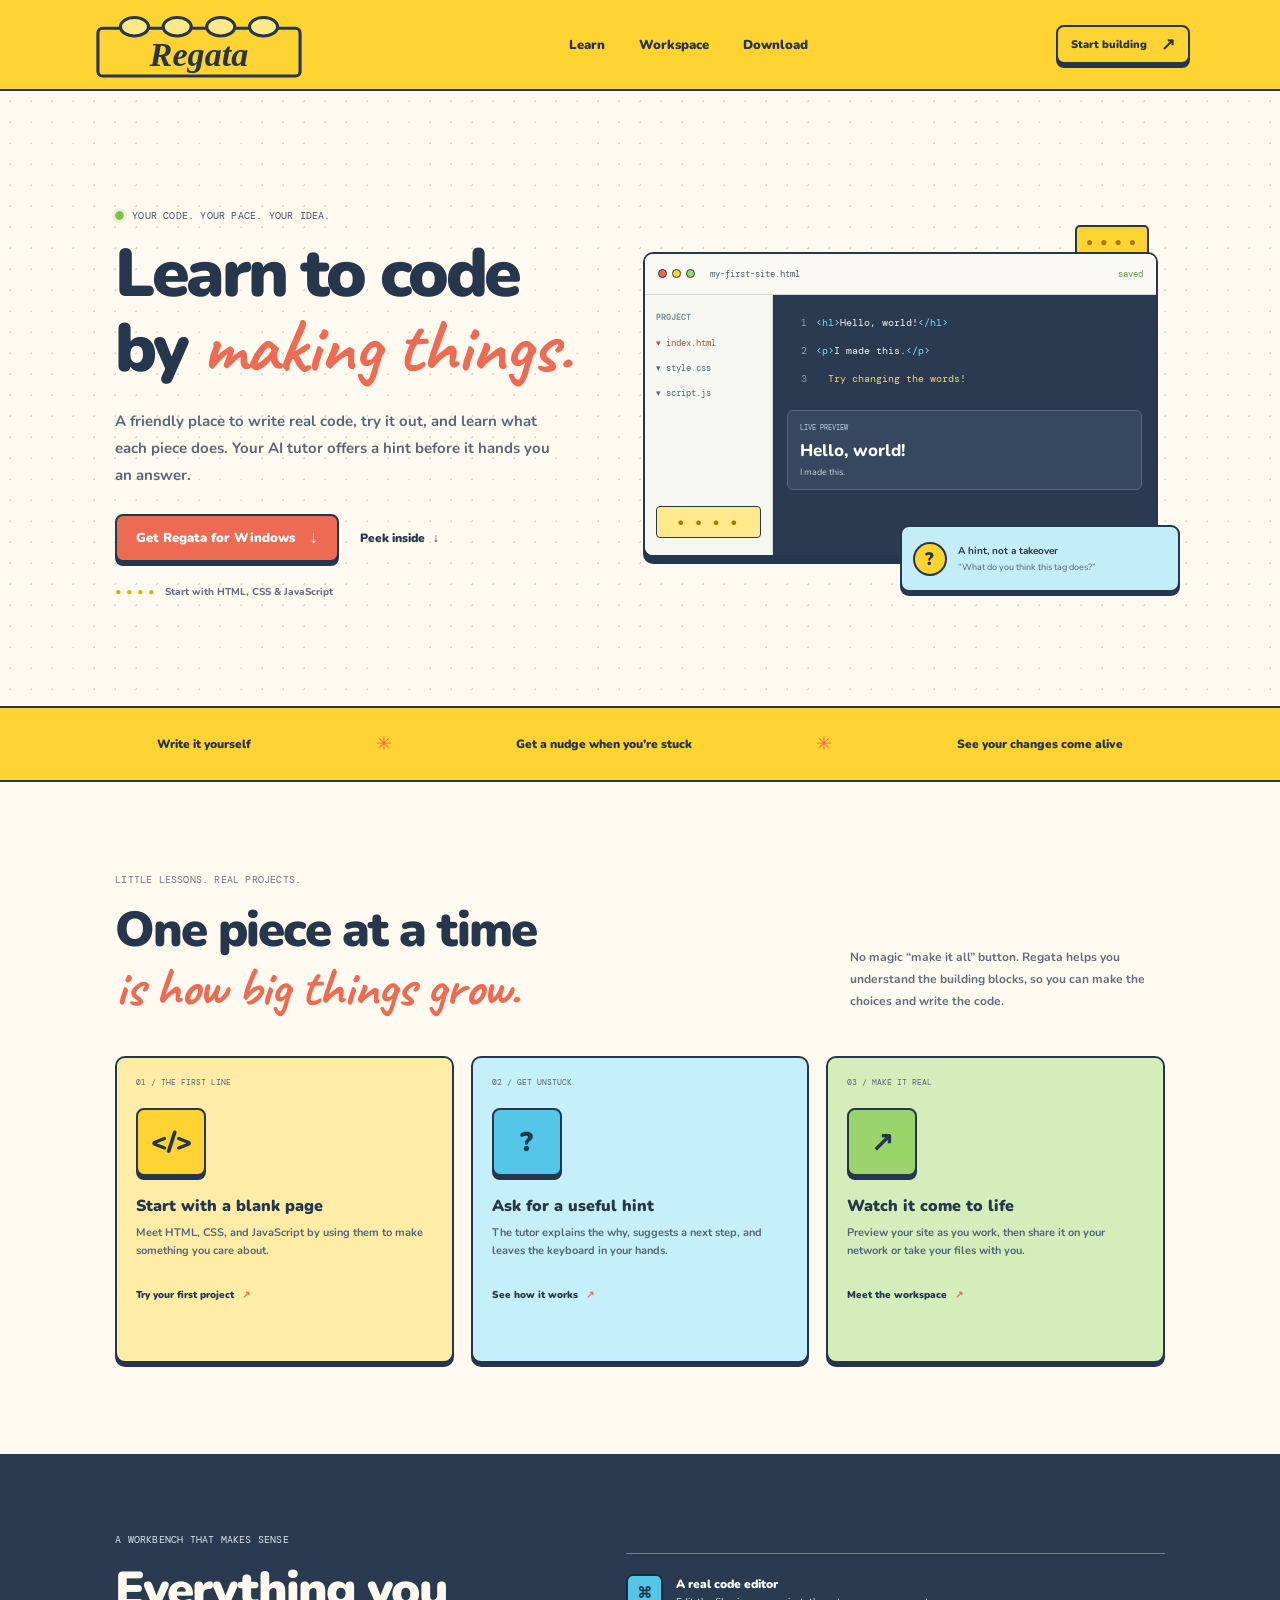
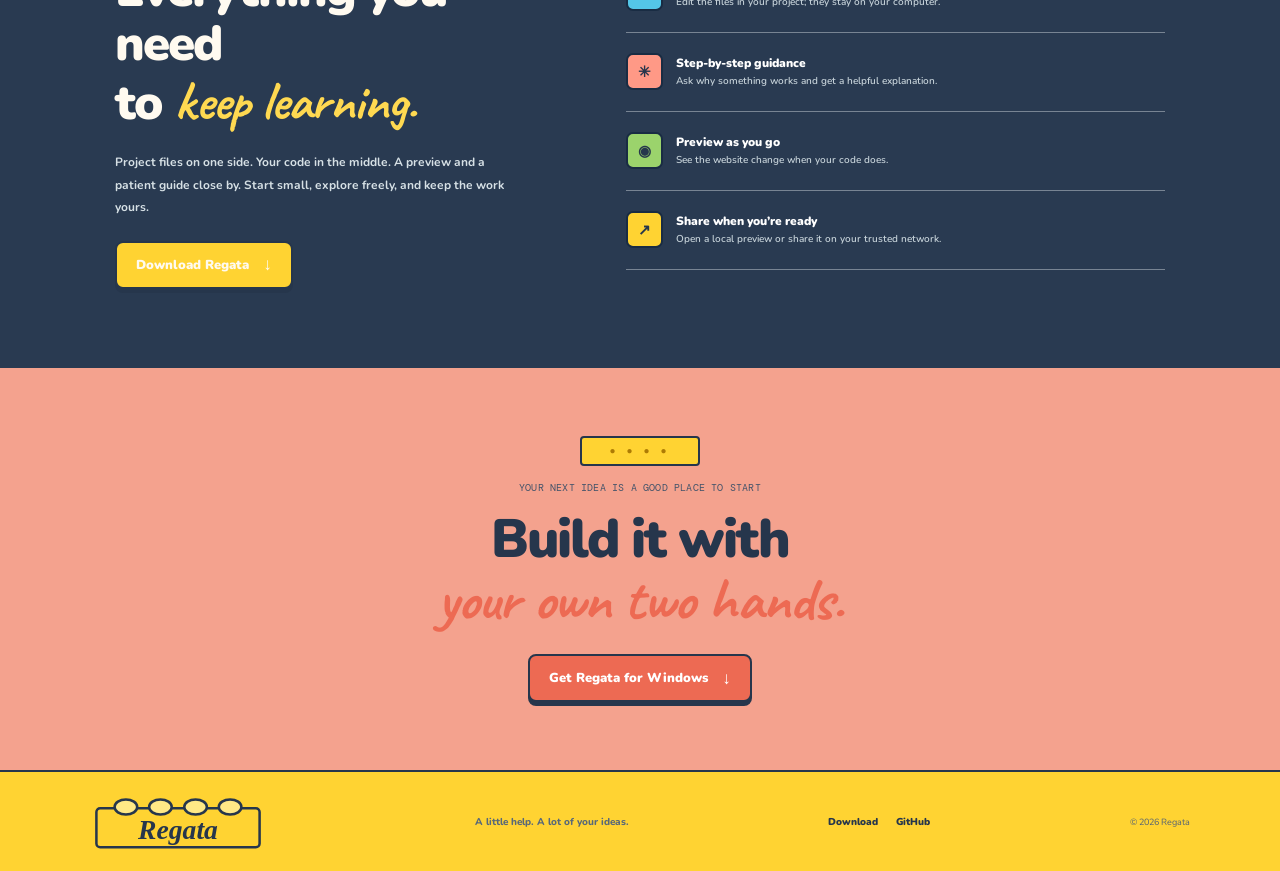
<file: site/index.html>
<!doctype html>
<html lang="en">
<head>
  <meta charset="utf-8">
  <meta name="viewport" content="width=device-width, initial-scale=1">
  <meta name="theme-color" content="#ffd332">
  <meta name="description" content="Regata is a friendly Windows coding workspace with hands-on lessons, live preview, and a patient AI tutor.">
  <title>Regata — Learn by building</title>
  <link rel="icon" href="regata-mark.svg" type="image/svg+xml">
  <link rel="stylesheet" href="styles.css">
  <script src="site.js" defer></script>
</head>
<body>
  <header class="topbar">
    <a class="brand" href="index.html" aria-label="Regata home"><img src="regata-mark.svg" alt=""></a>
    <nav aria-label="Main navigation">
      <a href="#learn">Learn</a>
      <a href="#workspace">Workspace</a>
      <a href="download.html">Download</a>
    </nav>
    <a class="button button-small" href="download.html">Start building <span aria-hidden="true">↗</span></a>
  </header>

  <main>
    <section class="hero">
      <div class="hero-copy">
        <p class="eyebrow"><span class="status-dot"></span> Your code. Your pace. Your idea.</p>
        <h1>Learn to code<br>by <span class="accent-script">making things.</span></h1>
        <p class="hero-intro">A friendly place to write real code, try it out, and learn what each piece does. Your AI tutor offers a hint before it hands you an answer.</p>
        <div class="hero-actions">
          <a class="button button-coral" href="download.html">Get Regata for Windows <span aria-hidden="true">↓</span></a>
          <a class="text-link" href="#workspace">Peek inside <span aria-hidden="true">↓</span></a>
        </div>
        <div class="hero-note"><span class="mini-studs" aria-hidden="true">● ● ● ●</span> Start with HTML, CSS &amp; JavaScript</div>
      </div>

      <div class="workbench-art" aria-label="Illustration of the Regata code editor and AI tutor">
        <div class="editor-card">
          <div class="editor-chrome">
            <span class="chrome-dots"><i></i><i></i><i></i></span>
            <span>my-first-site.html</span>
            <span class="save-state">saved</span>
          </div>
          <div class="editor-body">
            <div class="file-rail"><b>PROJECT</b><span>▾ index.html</span><span>▾ style.css</span><span>▾ script.js</span><div class="rail-brick">● ● ● ●</div></div>
            <div class="code-sample"><span class="line-no">1</span><code><i>&lt;h1&gt;</i>Hello, world!<i>&lt;/h1&gt;</i></code><span class="line-no">2</span><code><i>&lt;p&gt;</i>I made this.<i>&lt;/p&gt;</i></code><span class="line-no">3</span><code><em> &nbsp; Try changing the words!</em></code><div class="preview-strip"><span>LIVE PREVIEW</span><strong>Hello, world!</strong><small>I made this.</small></div></div>
          </div>
        </div>
        <div class="tutor-note"><span class="tutor-face">?</span><div><b>A hint, not a takeover</b><small>“What do you think this tag does?”</small></div></div>
        <span class="floating-brick brick-one" aria-hidden="true">● ● ● ●</span>
        <span class="floating-brick brick-two" aria-hidden="true">● ● ● ●</span>
        <span class="burst" aria-hidden="true">✳</span>
      </div>
    </section>

    <section class="promise-strip" aria-label="Regata principles">
      <p>Write it yourself</p><span>✳</span><p>Get a nudge when you’re stuck</p><span>✳</span><p>See your changes come alive</p>
    </section>

    <section class="section learn-section" id="learn">
      <div class="section-heading">
        <div><p class="eyebrow eyebrow-dark">Little lessons. Real projects.</p><h2>One piece at a time<br><span class="accent-script">is how big things grow.</span></h2></div>
        <p class="section-copy">No magic “make it all” button. Regata helps you understand the building blocks, so you can make the choices and write the code.</p>
      </div>
      <div class="lesson-grid">
        <article class="lesson-card lesson-yellow"><span class="lesson-number">01 / THE FIRST LINE</span><span class="lesson-shape shape-yellow" aria-hidden="true">&lt;/&gt;</span><h3>Start with a blank page</h3><p>Meet HTML, CSS, and JavaScript by using them to make something you care about.</p><a href="download.html">Try your first project <span aria-hidden="true">↗</span></a></article>
        <article class="lesson-card lesson-blue"><span class="lesson-number">02 / GET UNSTUCK</span><span class="lesson-shape shape-blue" aria-hidden="true">?</span><h3>Ask for a useful hint</h3><p>The tutor explains the why, suggests a next step, and leaves the keyboard in your hands.</p><a href="#workspace">See how it works <span aria-hidden="true">↗</span></a></article>
        <article class="lesson-card lesson-green"><span class="lesson-number">03 / MAKE IT REAL</span><span class="lesson-shape shape-green" aria-hidden="true">↗</span><h3>Watch it come to life</h3><p>Preview your site as you work, then share it on your network or take your files with you.</p><a href="download.html">Meet the workspace <span aria-hidden="true">↗</span></a></article>
      </div>
    </section>

    <section class="workspace-section" id="workspace">
      <div class="workspace-copy">
        <p class="eyebrow">A workbench that makes sense</p>
        <h2>Everything you need<br>to <span class="accent-script">keep learning.</span></h2>
        <p>Project files on one side. Your code in the middle. A preview and a patient guide close by. Start small, explore freely, and keep the work yours.</p>
        <a class="button button-yellow" href="download.html">Download Regata <span aria-hidden="true">↓</span></a>
      </div>
      <div class="feature-list">
        <article><span class="feature-icon icon-blue">⌘</span><div><h3>A real code editor</h3><p>Edit the files in your project; they stay on your computer.</p></div></article>
        <article><span class="feature-icon icon-coral">✳</span><div><h3>Step-by-step guidance</h3><p>Ask why something works and get a helpful explanation.</p></div></article>
        <article><span class="feature-icon icon-green">◉</span><div><h3>Preview as you go</h3><p>See the website change when your code does.</p></div></article>
        <article><span class="feature-icon icon-yellow">↗</span><div><h3>Share when you’re ready</h3><p>Open a local preview or share it on your trusted network.</p></div></article>
      </div>
    </section>

    <section class="closing">
      <div class="closing-brick" aria-hidden="true">● ● ● ●</div>
      <p class="eyebrow">Your next idea is a good place to start</p>
      <h2>Build it with<br><span class="accent-script">your own two hands.</span></h2>
      <a class="button button-coral" href="download.html">Get Regata for Windows <span aria-hidden="true">↓</span></a>
    </section>
  </main>

  <footer class="footer">
    <a class="brand" href="index.html" aria-label="Regata home"><img src="regata-mark.svg" alt=""></a>
    <p>A little help. A lot of your ideas.</p>
    <div><a href="download.html">Download</a><a href="https://github.com/">GitHub</a></div>
    <small>© <span data-year></span> Regata</small>
  </footer>
</body>
</html>
</file>
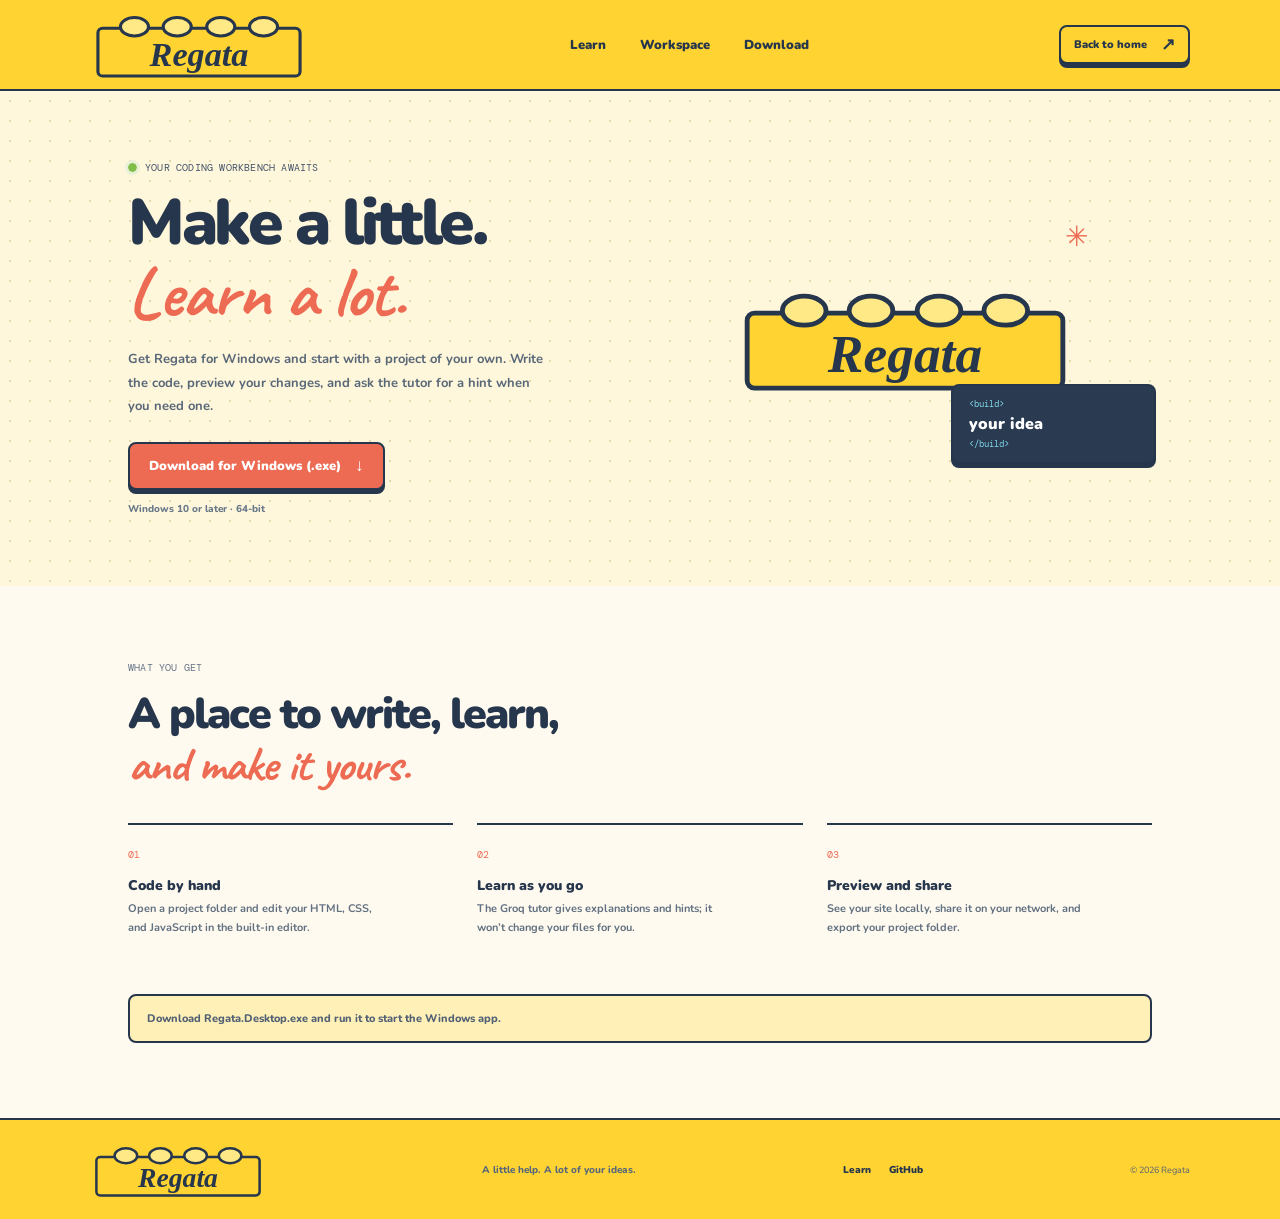
<file: site/download.html>
<!doctype html>
<html lang="en">
<head>
  <meta charset="utf-8">
  <meta name="viewport" content="width=device-width, initial-scale=1">
  <meta name="theme-color" content="#ffd332">
  <meta name="description" content="Download Regata for Windows and start learning by building real web projects.">
  <title>Download Regata</title>
  <link rel="icon" href="regata-mark.svg" type="image/svg+xml">
  <link rel="stylesheet" href="styles.css">
  <script src="site.js" defer></script>
</head>
<body>
  <header class="topbar">
    <a class="brand" href="index.html" aria-label="Regata home"><img src="regata-mark.svg" alt=""></a>
    <nav aria-label="Main navigation"><a href="index.html#learn">Learn</a><a href="index.html#workspace">Workspace</a><a href="download.html" aria-current="page">Download</a></nav>
    <a class="button button-small" href="index.html">Back to home <span aria-hidden="true">↗</span></a>
  </header>
  <main>
    <section class="download-hero">
      <div>
        <p class="eyebrow"><span class="status-dot"></span> Your coding workbench awaits</p>
        <h1>Make a little.<br><span class="accent-script">Learn a lot.</span></h1>
        <p class="download-intro">Get Regata for Windows and start with a project of your own. Write the code, preview your changes, and ask the tutor for a hint when you need one.</p>
        <a class="button button-coral download-button" href="https://github.com/Scomputing-dev/Regata/releases/latest/download/Regata.Desktop.exe">Download for Windows (.exe) <span aria-hidden="true">↓</span></a>
        <p class="download-meta">Windows 10 or later · 64-bit</p>
      </div>
      <div class="download-brick-art" aria-hidden="true">
        <img src="regata-mark.svg" alt="">
        <div class="download-code"><span>&lt;build&gt;</span><b>your idea</b><span>&lt;/build&gt;</span></div>
        <span class="download-spark">✳</span>
      </div>
    </section>
    <section class="download-details">
      <p class="eyebrow eyebrow-dark">What you get</p>
      <h2>A place to write, learn,<br><span class="accent-script">and make it yours.</span></h2>
      <div class="download-grid">
        <article><b>01</b><h3>Code by hand</h3><p>Open a project folder and edit your HTML, CSS, and JavaScript in the built-in editor.</p></article>
        <article><b>02</b><h3>Learn as you go</h3><p>The Groq tutor gives explanations and hints; it won’t change your files for you.</p></article>
        <article><b>03</b><h3>Preview and share</h3><p>See your site locally, share it on your network, and export your project folder.</p></article>
      </div>
      <p class="download-note" id="download-note">Download Regata.Desktop.exe and run it to start the Windows app.</p>
    </section>
  </main>
  <footer class="footer">
    <a class="brand" href="index.html" aria-label="Regata home"><img src="regata-mark.svg" alt=""></a>
    <p>A little help. A lot of your ideas.</p>
    <div><a href="index.html">Learn</a><a href="https://github.com/">GitHub</a></div>
    <small>© <span data-year></span> Regata</small>
  </footer>
</body>
</html>
</file>
<file: site/styles.css>
@import url('https://fonts.googleapis.com/css2?family=Caveat:wght@600;700&family=DM+Mono:wght@400;500&family=Nunito:wght@400;600;700;800;900&display=swap');

:root {
  --ink: #26364c;
  --muted: #647284;
  --paper: #fffaf0;
  --yellow: #ffd332;
  --blue: #54c6e8;
  --coral: #ed6a53;
  --green: #9bd36c;
  --line: #dcd7ca;
  --body: "Nunito", "Segoe UI", sans-serif;
  --code: "DM Mono", Consolas, monospace;
  --hand: "Caveat", "Segoe Print", cursive;
}

* { box-sizing: border-box; }
html { scroll-behavior: smooth; }
body { margin: 0; background: var(--paper); color: var(--ink); font-family: var(--body); -webkit-font-smoothing: antialiased; }
a { color: inherit; text-decoration: none; }
button, input { font: inherit; }
h1, h2, h3, p { margin-top: 0; }
.topbar { height: 91px; padding: 0 7%; display: flex; align-items: center; justify-content: space-between; gap: 25px; background: var(--yellow); border-bottom: 2px solid var(--ink); }
.brand { display: flex; align-items: center; flex: 0 0 230px; height: 80px; }
.brand img { display: block; width: 218px; height: 78px; object-fit: contain; }
.topbar nav { display: flex; align-items: center; gap: 34px; font-size: 13px; font-weight: 900; }
.topbar nav a:hover, .footer a:hover { color: var(--coral); }
.button { min-height: 48px; padding: 0 19px; display: inline-flex; align-items: center; justify-content: center; gap: 14px; border: 2px solid var(--ink); border-radius: 8px; background: var(--yellow); box-shadow: 0 4px 0 var(--ink); font-size: 13px; font-weight: 900; transition: transform .16s ease, box-shadow .16s ease; }
.button:hover { transform: translateY(2px); box-shadow: 0 2px 0 var(--ink); }
.button-small { min-height: 39px; padding: 0 13px; font-size: 11px; }
.button-coral { background: var(--coral); color: #fff; }
.button-yellow { background: var(--yellow); }
.button span { font-size: 17px; }
.hero { min-height: 615px; padding: 78px 9% 67px; display: grid; grid-template-columns: .95fr 1.05fr; align-items: center; gap: 42px; overflow: hidden; background-color: var(--paper); background-image: radial-gradient(#dfd8c6 1px, transparent 1px); background-size: 21px 21px; }
.hero-copy { max-width: 555px; }
.eyebrow { margin-bottom: 17px; display: flex; align-items: center; gap: 8px; color: #42536a; font: 10px var(--code); letter-spacing: .2px; text-transform: uppercase; }
.status-dot { width: 9px; height: 9px; border-radius: 50%; display: inline-block; background: #81bd4a; outline: 3px solid #e8f1d8; }
.hero h1, .download-hero h1 { margin: 0; font-size: clamp(46px, 5.3vw, 72px); font-weight: 900; line-height: 1.02; letter-spacing: -3.4px; }
.accent-script { color: var(--coral); font-family: var(--hand); font-size: 1.12em; font-weight: 700; letter-spacing: -1px; }
.hero-intro { max-width: 445px; margin: 22px 0 25px; color: #586879; font-size: 15px; font-weight: 700; line-height: 1.8; }
.hero-actions { display: flex; align-items: center; flex-wrap: wrap; gap: 21px; }
.text-link { font-size: 12px; font-weight: 900; }
.text-link span { margin-left: 5px; }
.hero-note { margin-top: 23px; color: #657384; font-size: 10px; font-weight: 800; }
.mini-studs { margin-right: 7px; color: #e5a900; letter-spacing: 1px; }
.workbench-art { min-height: 400px; position: relative; display: grid; place-items: center; }
.editor-card { z-index: 1; width: min(515px, 100%); overflow: hidden; border: 2px solid var(--ink); border-radius: 10px; background: #fff; box-shadow: 0 7px 0 var(--ink); }
.editor-chrome { height: 41px; padding: 0 13px; display: flex; align-items: center; gap: 15px; border-bottom: 1px solid #d6dbe0; background: #f9f8f2; color: #526174; font: 9px var(--code); }
.chrome-dots { display: flex; gap: 5px; }
.chrome-dots i { width: 9px; height: 9px; border: 1px solid var(--ink); border-radius: 50%; background: var(--coral); }
.chrome-dots i:nth-child(2) { background: var(--yellow); }
.chrome-dots i:nth-child(3) { background: var(--green); }
.save-state { margin-left: auto; color: #689149; }
.editor-body { min-height: 260px; display: grid; grid-template-columns: 128px 1fr; }
.file-rail { padding: 17px 11px; display: flex; flex-direction: column; gap: 13px; border-right: 1px solid #d6dbe0; background: #f7f7f2; color: #566578; font: 9px var(--code); }
.file-rail b { margin-bottom: 2px; color: #83909b; font-size: 8px; }
.file-rail span:first-of-type { color: #b94f3e; }
.rail-brick { margin-top: auto; padding: 8px 4px; border: 1px solid var(--ink); border-radius: 4px; background: #ffe98d; color: #b17800; text-align: center; font-size: 11px; letter-spacing: 2px; }
.code-sample { padding: 20px 14px; display: grid; grid-template-columns: 20px 1fr; align-content: start; gap: 12px 9px; background: #293a51; color: #eff5f5; font: 10px/1.6 var(--code); }
.line-no { color: #91a0b0; text-align: right; }
.code-sample code { font: inherit; }
.code-sample code i { color: #83d8ed; font-style: normal; }
.code-sample code em { color: #f8d66d; font-style: normal; }
.preview-strip { grid-column: 1 / -1; margin-top: 11px; padding: 11px 12px; display: grid; gap: 4px; border: 1px solid #53677d; border-radius: 6px; background: #35485f; }
.preview-strip span { margin-bottom: 2px; color: #bbcfde; font-size: 7px; }
.preview-strip strong { color: #fff; font: 800 17px var(--body); }
.preview-strip small { color: #c7d2dc; font: 9px var(--body); }
.tutor-note { position: absolute; z-index: 2; right: -15px; bottom: 12px; width: 280px; min-height: 67px; padding: 11px; display: flex; align-items: center; gap: 11px; border: 2px solid var(--ink); border-radius: 9px; background: #c4edfa; box-shadow: 0 4px 0 var(--ink); }
.tutor-face { width: 34px; height: 34px; display: grid; place-items: center; border: 2px solid var(--ink); border-radius: 50%; background: var(--yellow); font: 900 18px var(--body); }
.tutor-note b, .tutor-note small { display: block; }
.tutor-note b { font-size: 10px; }
.tutor-note small { margin-top: 3px; color: #516173; font-size: 9px; }
.floating-brick { position: absolute; padding: 7px 9px; border: 2px solid var(--ink); border-radius: 5px; background: var(--yellow); color: #a97909; font-size: 12px; letter-spacing: 2px; }
.brick-one { top: 21px; right: 3%; }
.brick-two { left: 3%; bottom: 52px; background: var(--coral); color: white; }
.burst { position: absolute; top: 42px; left: 12%; color: var(--coral); font-size: 28px; }
.promise-strip { min-height: 76px; padding: 14px 8%; display: flex; align-items: center; justify-content: space-around; gap: 15px; border-top: 2px solid var(--ink); border-bottom: 2px solid var(--ink); background: var(--yellow); }
.promise-strip p { margin: 0; font-size: 12px; font-weight: 900; text-align: center; }
.promise-strip span { color: var(--coral); font-size: 19px; }
.section { padding: 91px 9%; }
.section-heading { display: flex; align-items: flex-end; justify-content: space-between; gap: 34px; }
.eyebrow-dark { color: #667487; }
.section h2, .workspace-section h2, .download-details h2 { margin: 0; font-size: clamp(34px, 4vw, 49px); font-weight: 900; line-height: 1.1; letter-spacing: -2px; }
.section-copy { width: 315px; margin: 0 0 5px; color: #5f6e7c; font-size: 12px; font-weight: 700; line-height: 1.8; }
.lesson-grid { margin-top: 39px; display: grid; grid-template-columns: repeat(3, 1fr); gap: 17px; }
.lesson-card { min-height: 307px; padding: 19px; border: 2px solid var(--ink); border-radius: 10px; box-shadow: 0 4px 0 var(--ink); }
.lesson-yellow { background: #ffeda7; }
.lesson-blue { background: #c5effa; }
.lesson-green { background: #d4edbb; }
.lesson-number { display: block; color: #566477; font: 8px var(--code); }
.lesson-shape { width: 70px; height: 68px; margin: 21px 0 19px; display: grid; place-items: center; border: 2px solid var(--ink); border-radius: 8px; box-shadow: 0 4px 0 var(--ink); color: var(--ink); font-size: 27px; font-weight: 900; }
.shape-yellow { background: var(--yellow); }
.shape-blue { background: var(--blue); }
.shape-green { background: var(--green); }
.lesson-card h3 { margin: 0 0 7px; font-size: 16px; font-weight: 900; }
.lesson-card p { min-height: 44px; margin-bottom: 14px; color: #566477; font-size: 11px; font-weight: 700; line-height: 1.65; }
.lesson-card a { font-size: 10px; font-weight: 900; }
.lesson-card a span { margin-left: 5px; color: var(--coral); }
.workspace-section { padding: 79px 9%; display: grid; grid-template-columns: .9fr 1.1fr; align-items: center; gap: 70px; background: #293a51; color: #fffaf0; }
.workspace-section .eyebrow { color: #dce5eb; }
.workspace-section .accent-script { color: #ffd951; }
.workspace-copy > p:not(.eyebrow) { max-width: 410px; margin: 20px 0 23px; color: #d6e0e5; font-size: 12px; font-weight: 700; line-height: 1.85; }
.feature-list { border-top: 1px solid #788493; }
.feature-list article { min-height: 79px; display: flex; align-items: center; gap: 13px; border-bottom: 1px solid #788493; }
.feature-icon { width: 37px; height: 37px; flex: 0 0 37px; display: grid; place-items: center; border: 2px solid #192c43; border-radius: 7px; color: var(--ink); font-size: 15px; font-weight: 900; }
.icon-blue { background: var(--blue); }
.icon-coral { background: #ff9986; }
.icon-green { background: var(--green); }
.icon-yellow { background: var(--yellow); }
.feature-list h3 { margin: 0 0 3px; color: white; font-size: 12px; font-weight: 900; }
.feature-list p { margin: 0; color: #c5d1d8; font-size: 10px; font-weight: 600; }
.closing { min-height: 355px; padding: 68px 20px; position: relative; overflow: hidden; background: #f4a28e; text-align: center; }
.closing .eyebrow { justify-content: center; }
.closing h2 { margin: 0 0 23px; font-size: clamp(37px, 5vw, 54px); font-weight: 900; line-height: 1.05; letter-spacing: -2px; }
.closing-brick { width: 120px; margin: 0 auto 15px; padding: 6px; border: 2px solid var(--ink); border-radius: 4px; background: var(--yellow); color: #ad7b04; font-size: 10px; letter-spacing: 4px; }
.footer { min-height: 101px; padding: 15px 7%; display: flex; align-items: center; justify-content: space-between; gap: 20px; background: var(--yellow); border-top: 2px solid var(--ink); }
.footer .brand { height: 67px; flex-basis: 185px; }
.footer .brand img { width: 176px; height: 65px; }
.footer p { margin: 0; color: #586879; font-size: 10px; font-weight: 800; }
.footer > div { display: flex; gap: 18px; font-size: 10px; font-weight: 900; }
.footer small { color: #526174; font-size: 9px; }

.download-hero { min-height: 470px; padding: 70px 10%; display: grid; grid-template-columns: 1fr 1fr; align-items: center; gap: 36px; overflow: hidden; background-color: #fff7db; background-image: radial-gradient(#e4d7ae 1px, transparent 1px); background-size: 20px 20px; }
.download-hero h1 { font-size: clamp(45px, 5vw, 66px); }
.download-intro { max-width: 420px; margin: 19px 0 23px; color: #586879; font-size: 13px; font-weight: 700; line-height: 1.8; }
.download-button { min-width: 235px; }
.download-meta { margin: 12px 0 0; color: #687889; font-size: 10px; font-weight: 800; }
.download-brick-art { min-height: 260px; position: relative; display: grid; place-items: center; }
.download-brick-art > img { width: min(340px, 90%); height: auto; }
.download-code { width: 205px; padding: 12px 16px; position: absolute; right: -4px; bottom: 4px; display: grid; gap: 3px; border: 2px solid var(--ink); border-radius: 8px; background: #293a51; box-shadow: 0 4px 0 var(--ink); font: 9px var(--code); }
.download-code span { color: #80d8ea; }
.download-code b { color: #fff; font: 900 16px var(--body); }
.download-spark { position: absolute; top: 10px; right: 13%; color: var(--coral); font-size: 28px; }
.download-details { padding: 75px 10%; background: var(--paper); }
.download-details h2 { font-size: 43px; }
.download-grid { margin-top: 32px; display: grid; grid-template-columns: repeat(3, 1fr); gap: 24px; }
.download-grid article { min-height: 145px; padding: 17px 0; border-top: 2px solid var(--ink); }
.download-grid article > b { color: var(--coral); font: 10px var(--code); }
.download-grid h3 { margin: 12px 0 5px; font-size: 14px; font-weight: 900; }
.download-grid p { max-width: 260px; margin: 0; color: #627181; font-size: 11px; font-weight: 700; line-height: 1.7; }
.download-note { margin: 26px 0 0; padding: 14px 17px; border: 2px solid var(--ink); border-radius: 8px; background: #fff0b8; color: #526174; font-size: 11px; font-weight: 800; line-height: 1.6; }

@media (max-width: 900px) {
  .topbar { padding: 0 4%; }
  .brand { flex-basis: 180px; }
  .brand img { width: 175px; }
  .hero { padding: 62px 6%; gap: 20px; }
  .hero h1 { font-size: 55px; }
  .section { padding: 72px 6%; }
  .workspace-section { padding: 70px 6%; gap: 35px; }
}
@media (max-width: 650px) {
  .topbar { height: 76px; padding: 0 4%; gap: 8px; }
  .brand { height: 70px; flex: 0 0 130px; }
  .brand img { width: 128px; height: 65px; }
  .topbar nav { gap: 12px; font-size: 10px; }
  .topbar nav a:nth-child(2) { display: none; }
  .topbar > .button { min-height: 34px; padding: 0 9px; gap: 5px; font-size: 9px; }
  .hero { padding: 54px 7% 42px; grid-template-columns: 1fr; }
  .hero h1, .download-hero h1 { font-size: 51px; }
  .hero-intro { font-size: 13px; }
  .workbench-art { min-height: 335px; margin-top: 3px; }
  .editor-body { grid-template-columns: 103px 1fr; }
  .editor-card { width: 100%; }
  .tutor-note { right: 0; bottom: 0; width: 250px; }
  .brick-one { right: 1%; }
  .brick-two { left: 1%; bottom: 42px; }
  .promise-strip { padding: 11px 5%; gap: 8px; }
  .promise-strip p { font-size: 9px; }
  .promise-strip span { font-size: 13px; flex: 0 0 auto; }
  .section { padding: 59px 7%; }
  .section-heading { align-items: flex-start; flex-direction: column; gap: 13px; }
  .section h2, .workspace-section h2, .download-details h2 { font-size: 36px; }
  .section-copy { width: auto; font-size: 11px; }
  .lesson-grid, .download-grid { grid-template-columns: 1fr; gap: 13px; }
  .lesson-card { min-height: 280px; }
  .lesson-card p { min-height: 0; }
  .workspace-section { grid-template-columns: 1fr; gap: 33px; padding: 58px 7%; }
  .closing { min-height: 320px; padding: 58px 15px; }
  .closing h2 { font-size: 39px; }
  .footer { min-height: 135px; flex-wrap: wrap; gap: 10px 15px; }
  .footer .brand { flex-basis: 140px; }
  .footer .brand img { width: 135px; }
  .footer p { order: 2; width: 100%; }
  .footer > div { margin-left: auto; }
  .footer small { width: 100%; }
  .download-hero { padding: 56px 7% 34px; grid-template-columns: 1fr; gap: 4px; }
  .download-intro { font-size: 12px; }
  .download-brick-art { min-height: 245px; }
  .download-code { right: 0; }
  .download-details { padding: 57px 7%; }
  .download-grid { margin-top: 22px; }
  .download-grid article { min-height: 0; }
}
@media (prefers-reduced-motion: reduce) {
  *, *::before, *::after { scroll-behavior: auto !important; transition-duration: .01ms !important; }
}
</file>
